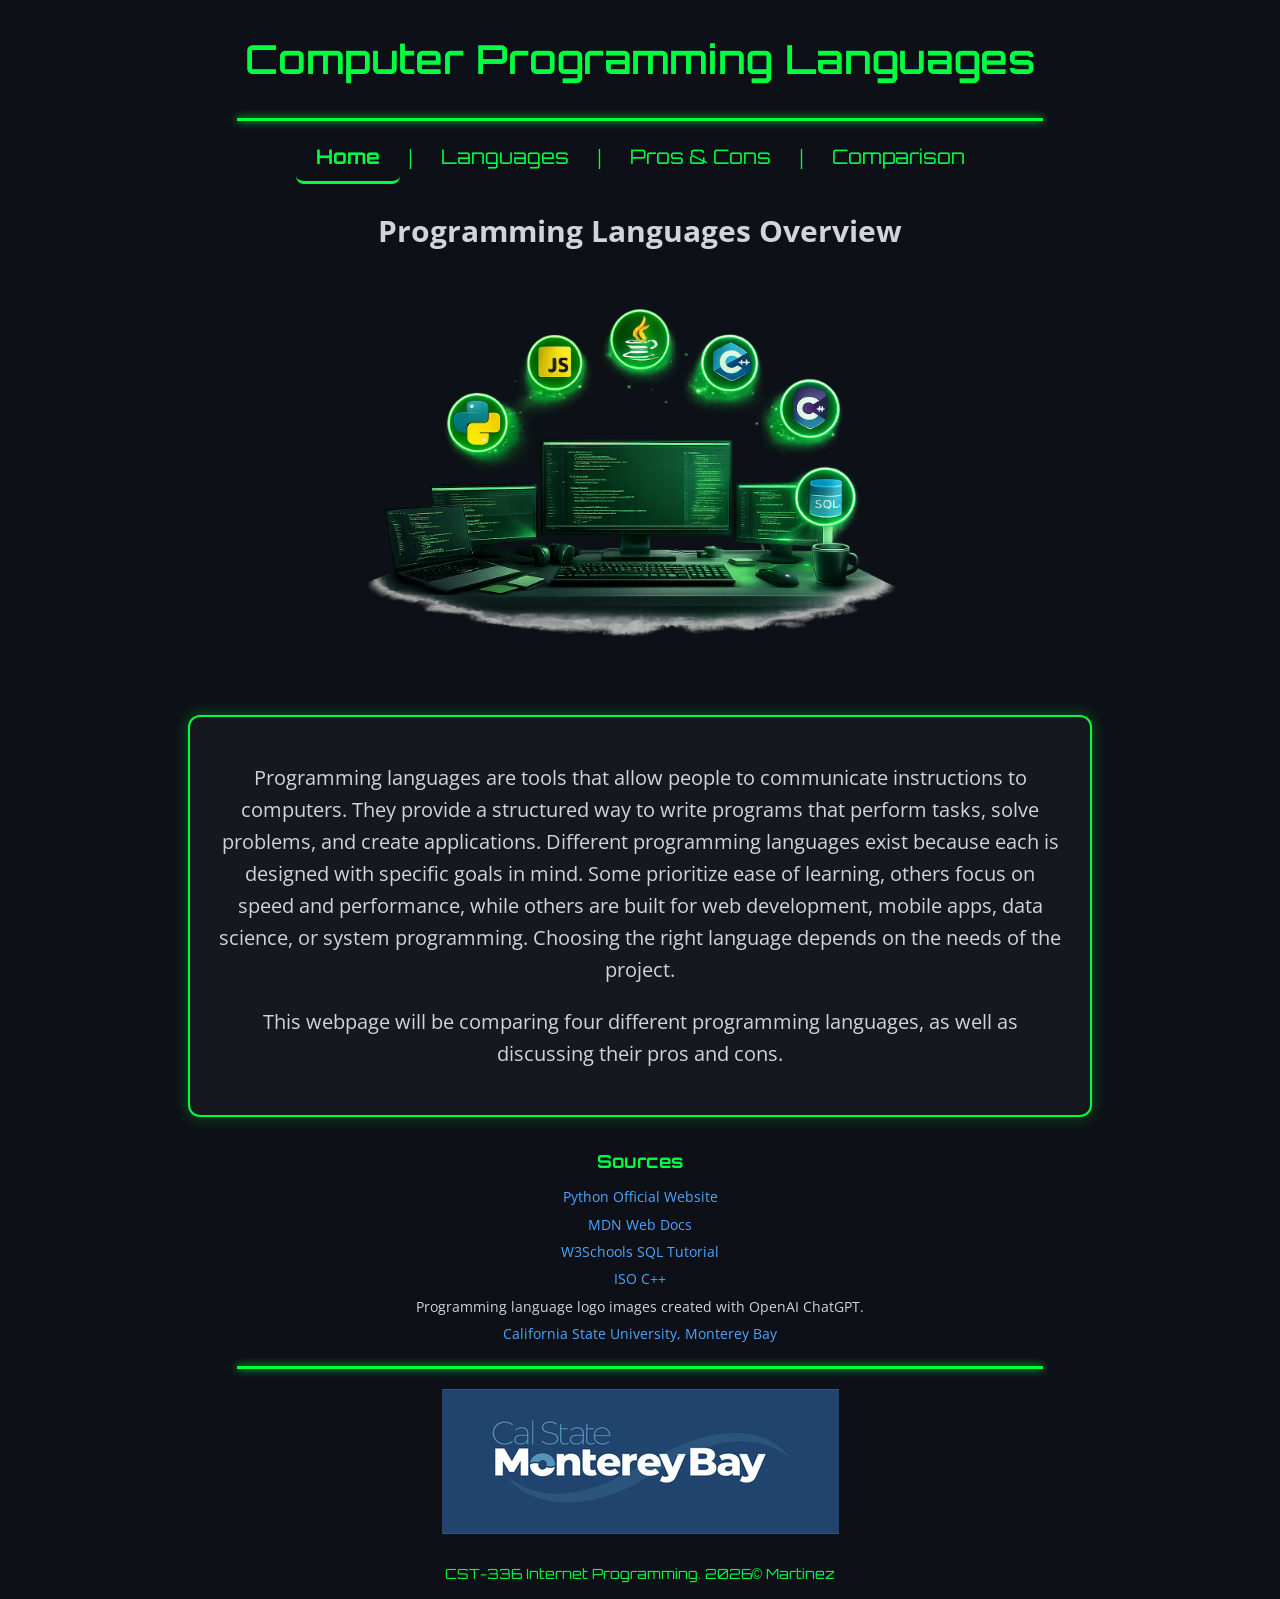
<file: hw1/index.html>
<!DOCTYPE html>
<html lang="en">
    <head>
        <meta charset="UTF-8">
        <meta name="viewport" content="width=device-width, initial-scale=1.0">
        <title>Programming Languages</title>

        <link rel="preconnect" href="https://fonts.googleapis.com">
        <link rel="preconnect" href="https://fonts.gstatic.com" crossorigin>
        <link href="https://fonts.googleapis.com/css2?family=Open+Sans:ital,wght@0,300..800;1,300..800&family=Orbitron:wght@400..900&display=swap" rel="stylesheet">

        <link rel="stylesheet" href="css/styles.css">
    </head>

    <body>

        <h1>Computer Programming Languages</h1>

        <hr>

        <nav>
            <a href="index.html" class="current">Home</a> |
            <a href="languages.html">Languages</a>   |
            <a href="pros-cons.html">Pros & Cons</a> |
            <a href="comparison.html">Comparison</a>
        </nav>

        <div>
            <h2>Programming Languages Overview</h2>
        </div>

        <main>
            <figure>
                <img src="img/index-image.png" 
                alt="Programmer Desk with Floating Programming Languages" 
                class="hero-image">
            </figure>

            <section class="intro-card">
                <p>Programming languages are tools that allow people to communicate instructions to computers. They provide a structured way to write programs that perform tasks, solve problems, and create applications. Different programming languages exist because each is designed with specific goals in mind. Some prioritize ease of learning, others focus on speed and performance, while others are built for web development, mobile apps, data science, or system programming. Choosing the right language depends on the needs of the project.</p>
                <p>This webpage will be comparing four different programming languages, as well as discussing their pros and cons.</p>
            </section>

            <section class="sources">
                <h3>Sources</h3>

                <ul>
                    <li><a href="https://www.python.org/" target="_blank">Python Official Website</a></li>
                    <li><a href="https://developer.mozilla.org/" target="_blank">MDN Web Docs</a></li>
                    <li><a href="https://www.w3schools.com/sql/" target="_blank">W3Schools SQL Tutorial</a></li>
                    <li><a href="https://isocpp.org/" target="_blank">ISO C++</a></li>
                    <li>Programming language logo images created with OpenAI ChatGPT.</li>
                    <li><a href="https://csumb.edu/" target="_blank">California State University, Monterey Bay</a></li>
                </ul>
            </section>

        </main>

        <hr>

        <footer>
            <figure><img src="img/Logo_Primary-Reversed-color_25.jpg" alt="CSUMB Logo Reversed with Color"></figure>
            <p class="footer-text">CST-336 Internet Programming. 2026&copy; Martinez</p>
        </footer>

    </body>

</html>
</file>
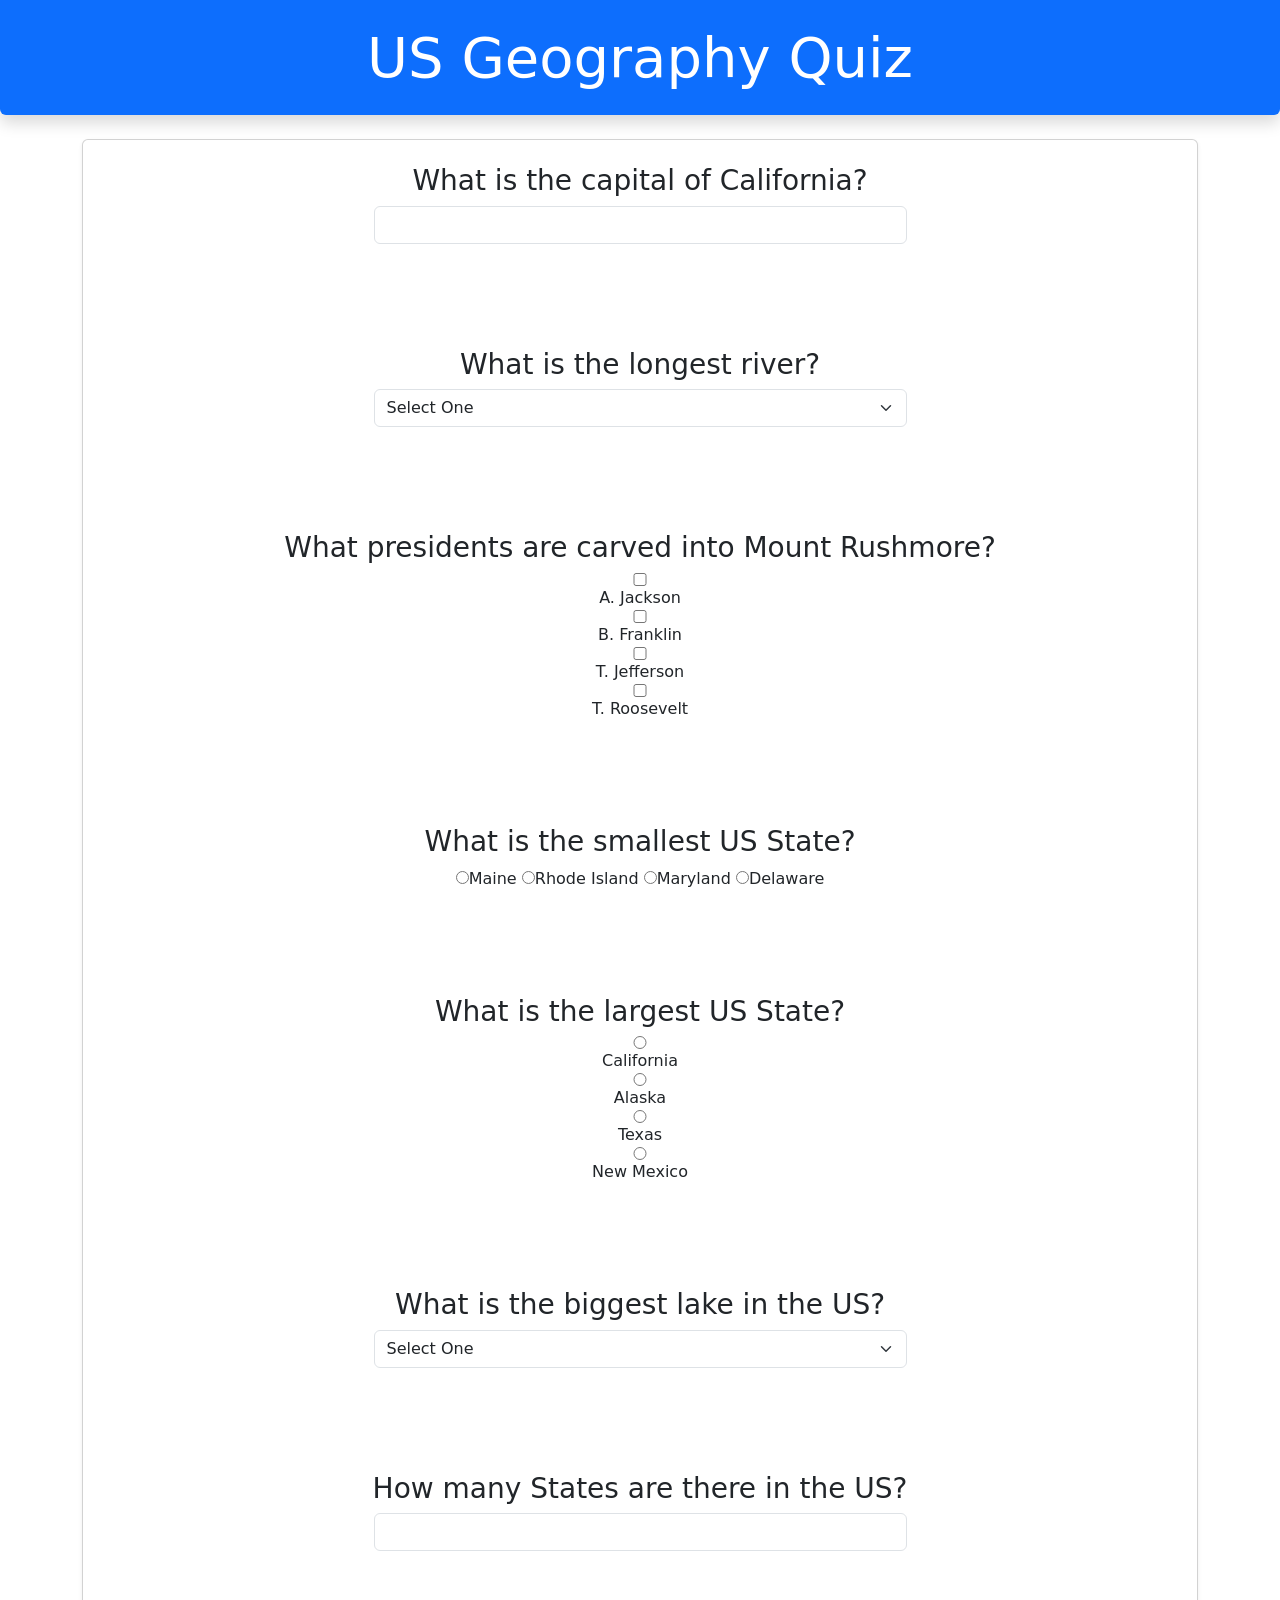
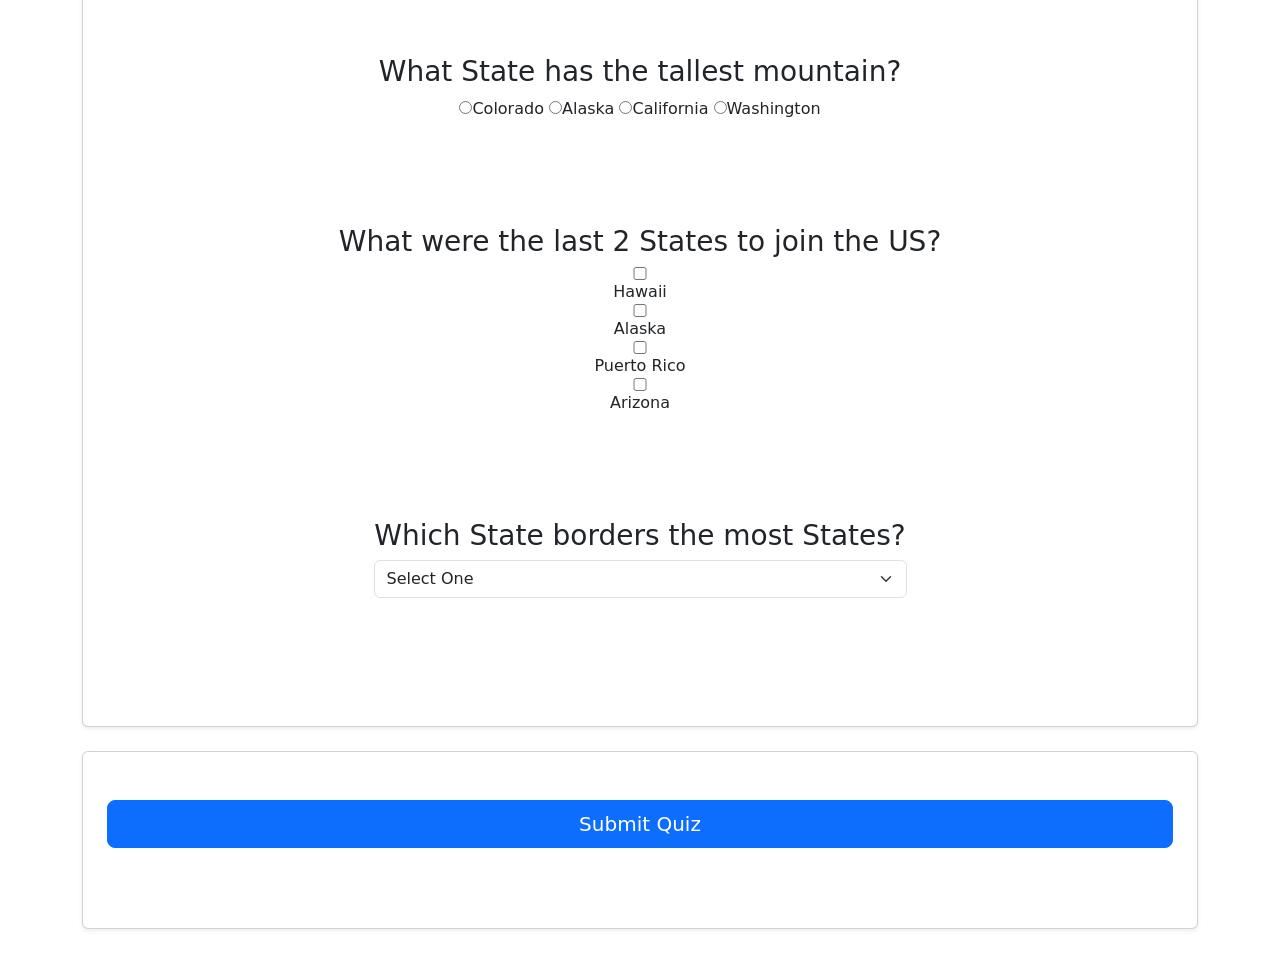
<file: hw2/index.html>
<!DOCTYPE html>
<html lang="en">

    <head>
        <meta charset="UTF-8">
        <meta name="viewport" content="width=device-width, initial-scale=1.0">
        <title>US Geography Quiz</title>
        <link rel="stylesheet" href="https://cdn.jsdelivr.net/npm/bootstrap@5.3.3/dist/css/bootstrap.min.css">
    </head>

    <body class="text-center">

        <h1 class="display-4 p-4 bg-primary text-white rounded-bottom shadow">US Geography Quiz</h1>

        <div class="container mt-4">
            <div class="card shadow-sm p-4">

                <!-- Question 1 Header--> 
                <h3><span id="markImg1"></span>What is the capital of California?</h3>
                <input type="text" id="q1" class="form-control w-50 mx-auto">
                <br><br>
                <div id="q1Feedback" class="fw-bold mt-2"></div>
                <br><br>

                <!-- Question 2 Header--> 
                <h3><span id="markImg2"></span>What is the longest river?</h3>
                <select id="q2" class="form-select w-50 mx-auto">
                    <option value="">Select One</option>
                    <option value="ms">Mississippi</option>
                    <option value="mo">Missouri</option>
                    <option value="co">Colorado</option>
                    <option value="de">Delaware</option>
                </select>
                <br><br>
                <div id="q2Feedback" class="fw-bold mt-2"></div>
                <br><br>

                <!-- Question 3 Header--> 
                <h3><span id="markImg3"></span>What presidents are carved into Mount Rushmore?</h3>
                <input type="checkbox" id="Jackson"> <label for="Jackson">A. Jackson</label>
                <input type="checkbox" id="Franklin"> <label for="Franklin">B. Franklin</label>
                <input type="checkbox" id="Jefferson"> <label for="Jefferson">T. Jefferson</label>
                <input type="checkbox" id="Roosevelt"> <label for="Roosevelt">T. Roosevelt</label>
                <br><br>
                <div id="q3Feedback" class="fw-bold mt-2"></div>
                <br><br>

                <!-- Question 4 Header-->     
                <h3><span id="markImg4"></span>What is the smallest US State?</h3>
                <div id="q4Choices"></div>
                <br><br>
                <div id="q4Feedback" class="fw-bold mt-2"></div>
                <br><br>

                <!-- Question 5 Header-->
                <h3><span id="markImg5"></span>What is the largest US State?</h3>
                <input type="radio" name="q5" id="ca" value="California"> <label for="ca">California</label>
                <input type="radio" name="q5" id="ak" value="Alaska"> <label for="ak">Alaska</label>
                <input type="radio" name="q5" id="tx" value="Texas"> <label for="tx">Texas</label>
                <input type="radio" name="q5" id="nm" value="New Mexico"> <label for="nm">New Mexico</label>
                <br><br>
                <div id="q5Feedback" class="fw-bold mt-2"></div>
                <br><br>

                <!-- Question 6 Header -->
                <h3><span id="markImg6"></span>What is the biggest lake in the US?</h3>
                <select id="q6" class="form-select w-50 mx-auto">
                    <option value="">Select One</option>
                    <option value="le">Lake Erie</option>
                    <option value="lh">Lake Huron</option>
                    <option value="ls">Lake Superior</option>
                    <option value="lm">Lake Michigan</option>
                </select>
                <br><br>
                <div id="q6Feedback" class="fw-bold mt-2"></div>
                <br><br>

                <!-- Question 7 Header--> 
                <h3><span id="markImg7"></span>How many States are there in the US?</h3>
                <input type="text" id="q7" class="form-control w-50 mx-auto">
                <br><br>
                <div id="q7Feedback" class="fw-bold mt-2"></div>
                <br><br>

                <!-- Question 8 Header -->    
                <h3><span id="markImg8"></span>What State has the tallest mountain?</h3>
                <div id="q8Choices"></div>
                <br><br>
                <div id="q8Feedback" class="fw-bold mt-2"></div>
                <br><br>

                <!-- Question 9 Header--> 
                <h3><span id="markImg9"></span>What were the last 2 States to join the US?</h3>
                <input type="checkbox" id="q9Hawaii"> <label for="q9Hawaii">Hawaii</label>
                <input type="checkbox" id="q9Alaska"> <label for="q9Alaska">Alaska</label>
                <input type="checkbox" id="q9PuertoRico"> <label for="q9PuertoRico">Puerto Rico</label>
                <input type="checkbox" id="q9Arizona"> <label for="q9Arizona">Arizona</label>
                <br><br>
                <div id="q9Feedback" class="fw-bold mt-2"></div>
                <br><br>

                <!-- Question 10 Header--> 
                <h3><span id="markImg10"></span>Which State borders the most States?</h3>
                <select id="q10" class="form-select w-50 mx-auto">
                    <option value="">Select One</option>
                    <option value="tn">Tennessee</option>
                    <option value="mo">Missouri</option>
                    <option value="ky">Kentucky</option>
                    <option value="co">Colorado</option>
                    <option value="ut">Utah</option>
                </select>
                <br><br>
                <div id="q10Feedback" class="fw-bold mt-2"></div>
                <br><br>

            </div>
        </div>

        <!-- Final Results -->
         <div class="container mt-4 mb-5">
            <div class="card shadow-sm p-4">

                <h3 id="validationFdbk" class="bg-danger text-white"></h3>
                <button class="btn btn-primary btn-lg mt-3 px-5">Submit Quiz</button>
                <br>
                <h2 id="totalScore" class="text-info"></h2>
                <h3 id="congratsMessage"></h3>
                <p><span id="totalAttempts" class="badge bg-secondary fs-6"></span></p>

            </div>
        </div>

        <script src="js/script.js"></script>
    </body>

</html>
</file>
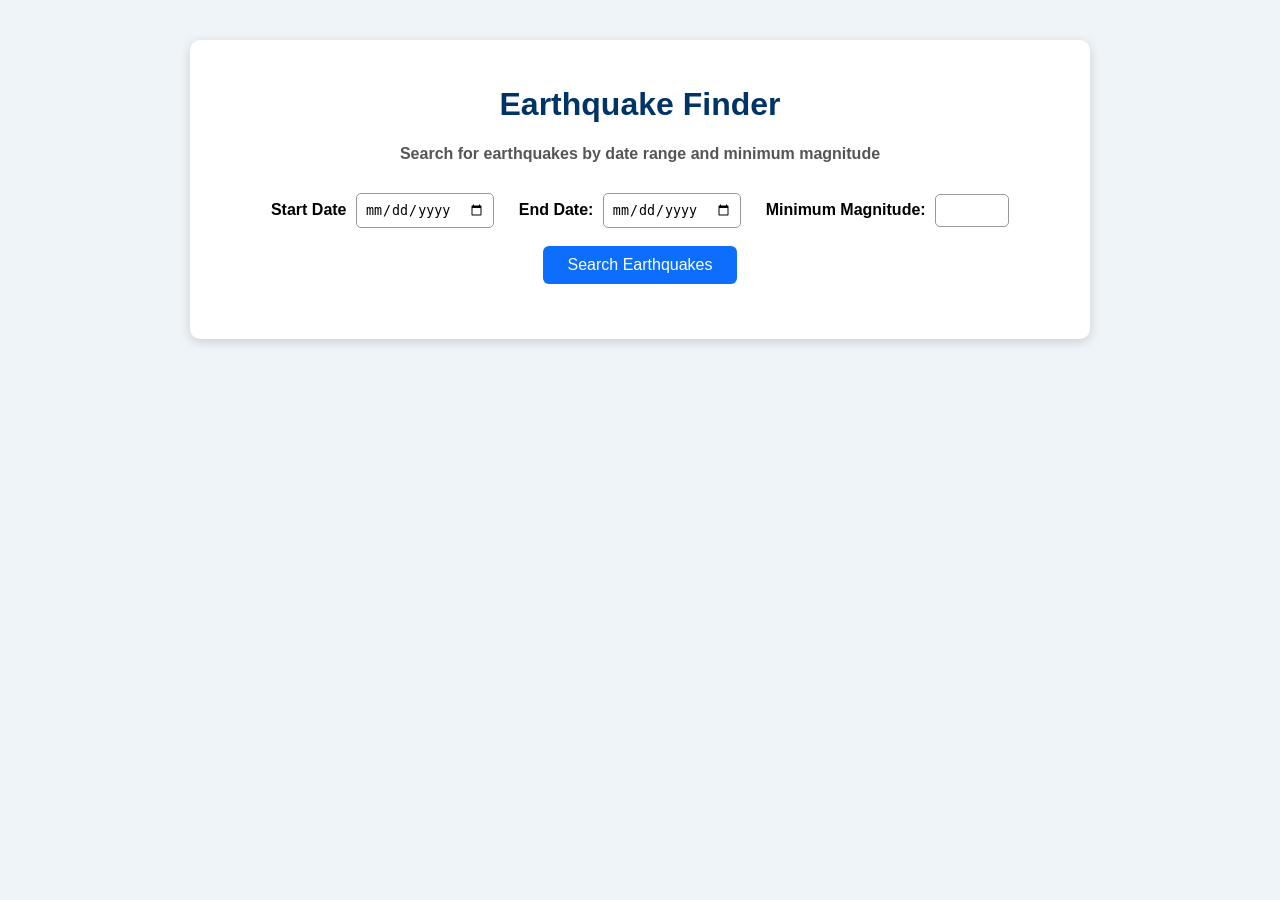
<file: hw3/index.html>
<!DOCTYPE html>
<html lang="en">

    <head>

        <meta charset="UTF-8">
        <meta name="viewport" content="width=device-width, initial-scale=1.0">
        <title>HW 3: Fetch and Web APIs</title>

        <link rel="stylesheet" href="css/styles.css">
        <script src="js/script.js" defer></script>

    </head>

    <body>

        <form>

        <!-- Web Page Title Header -->
        <h1>Earthquake Finder</h1>

        <!-- User Instructions -->
        <h4>Search for earthquakes by date range and minimum magnitude</h4>

        <!-- Start Date Input -->
        <label>Start Date
            <input type="date" id="startDate" name="startDate">
        </label>

        <!-- End Date Input -->
        <label>End Date:
            <input type="date" id="endDate" name="endDate">
        </label>

        <!-- Minimum Magnitude Input -->
        <label>Minimum Magnitude:
            <input type="number" id="minMag" name="minMag" min="0" max="10" step="0.1">
        </label>

        <!-- Button -->
        <br><br>
        <button type="submit" id="searchButton">Search Earthquakes</button>

        <!-- Result -->
        <div id="results"></div>

        </form>
        
    </body>

</html>
</file>
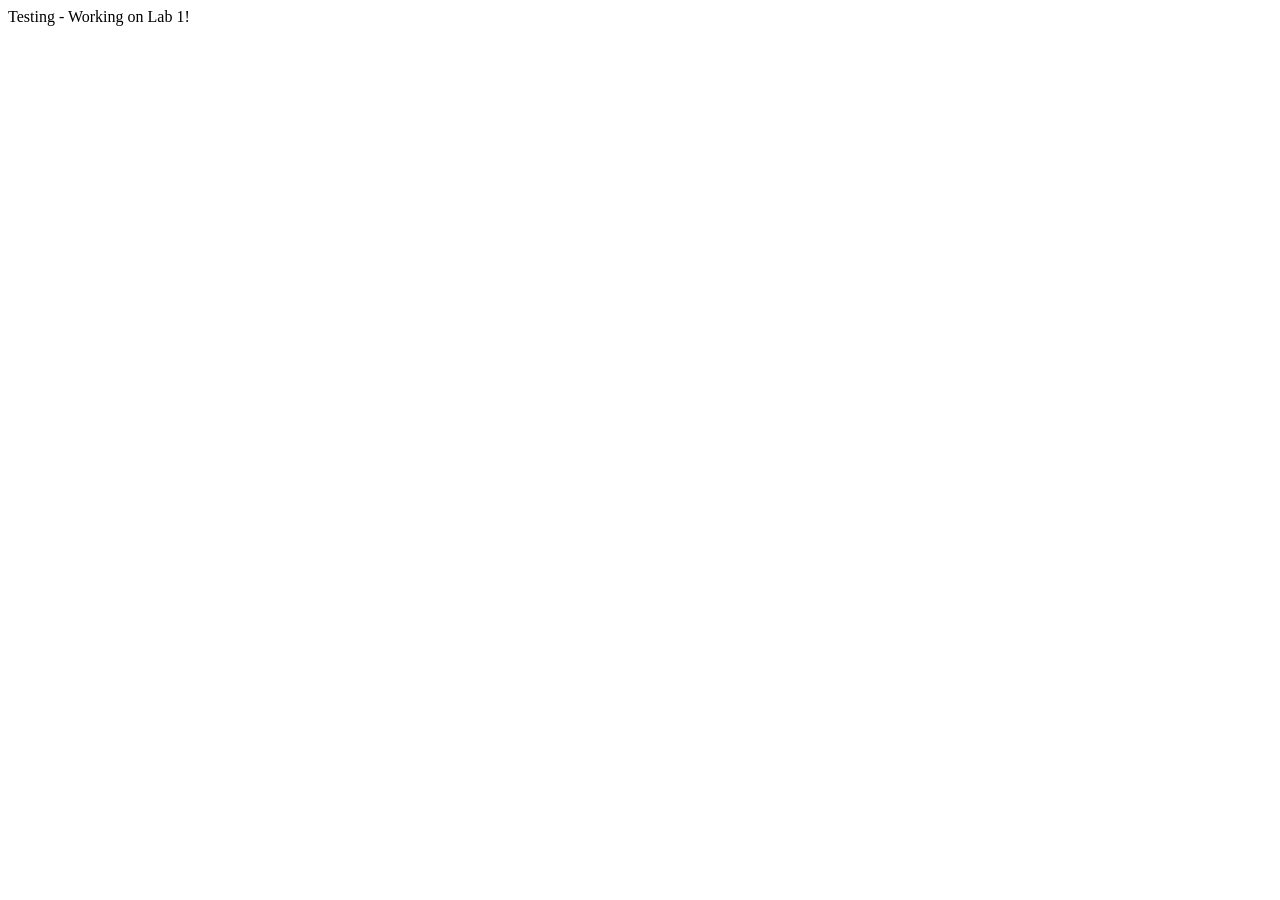
<file: lab1/index.html>
<!DOCTYPE html>
<html lang="en">
<head>
    <meta charset="UTF-8">
    <meta name="viewport" content="width=device-width, initial-scale=1.0">
    <title>Document</title>
</head>
<body>
    Testing - Working on Lab 1!
    
</body>
</html>
</file>
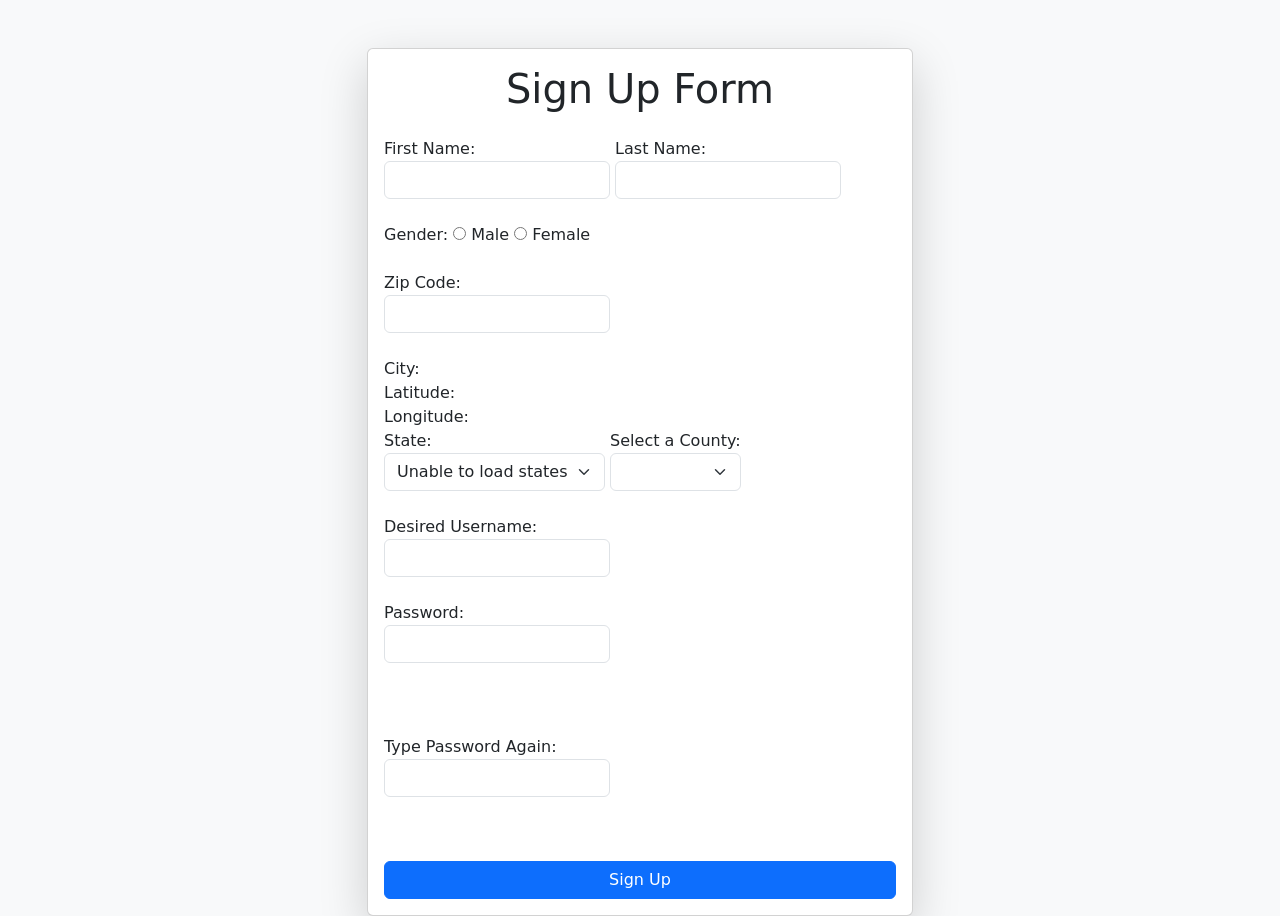
<file: lab3/index.html>
<!DOCTYPE html>
<html>
    <head>
        <meta charset="utf-8">
        <title> Sign Up Page </title>
        <link href="https://cdn.jsdelivr.net/npm/bootstrap@5.3.7/dist/css/bootstrap.min.css" rel="stylesheet">
    </head>

    <body class="bg-light">
        <div class="container mt-5">
            <div class="row justify-content-center">
                <div class="col-md-8 col-lg-6">

                    <div class="card shadow-lg">
                        <div class="card-body">

                            <h1 class="text-center mb-4">Sign Up Form</h1>
                            <form id="signupForm" action="welcome.html">
                                <label> First Name:
                                    <input type="text" id="fName" name="fName" class="form-control"><br>
                                </label>

                                <label>Last Name:
                                    <input type="text" id="lName" name="lName" class="form-control"><br>
                                </label><br>

                                Gender:
                                <label><input type="radio" name="gender" value="m"> Male</label>
                                <label><input type="radio" name="gender" value="f"> Female</label><br><br>

                                <label>Zip Code:
                                    <input type="text" id="zip" name="zip" class="form-control"><br>
                                </label><br>

                                City: <span id="city"></span><br>
                                Latitude: <span id="latitude"></span><br>
                                Longitude: <span id="longitude"></span><br>

                                <label>State:
                                    <select id="state" name="state" class="form-select">
                                        <option value="">Loading States...</option>
                                    </select><br>
                                </label>

                                <label>Select a County:
                                    <select id="county" name="county" class="form-select"></select><br>
                                </label>
                                <br>

                                <label>Desired Username:
                                    <input type="text" id="username" name="username" class="form-control">
                                </label>
                                <span id="usernameError" class="fw-bold"></span><br><br>

                                <label>Password:
                                    <input type="password" id="password" name="password" class="form-control"><br>
                                </label><br>
                        
                                <span id="suggestedPassword" class="fw-bold"></span><br><br>

                                <label>Type Password Again:
                                    <input type="password" id="passwordAgain" name="passwordAgain" class="form-control"><br>
                                </label>
                                <br>
                                <span id="passwordError" class="fw-bold"></span><br>

                                <button class="btn btn-primary w-100 mt-3">Sign Up</button>
                            </form>

                        </div>
                    </div>

                </div>
            </div>
        </div>

        <script src="js/script.js"></script>
        
    </body>
</html>
</file>
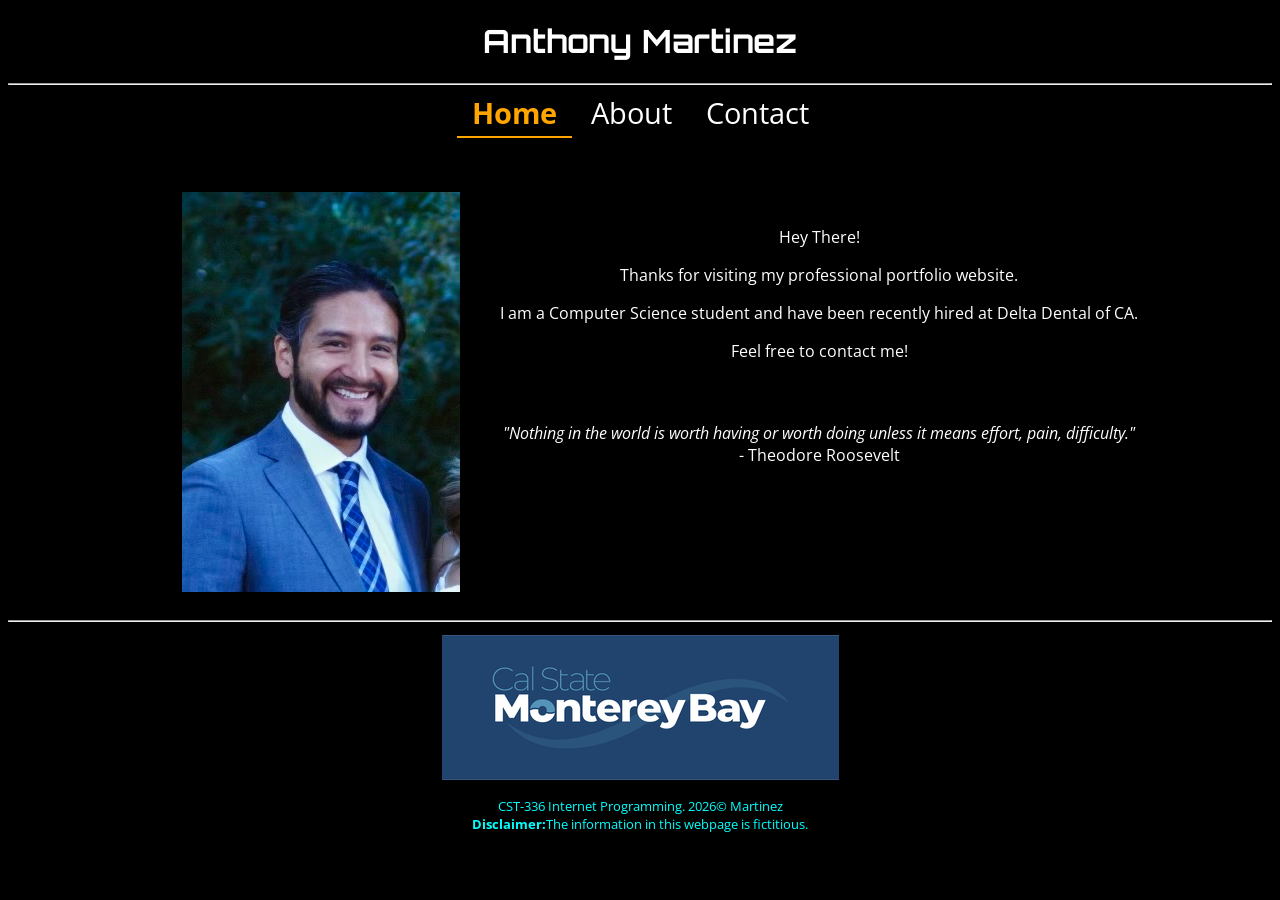
<file: lab1/portfolio_base/index.html>
<!DOCTYPE html>
<html>

    <head>
        <!-- 
          This is the head section. 
          It includes optional information about the web page (author, date, etc)
          It must include the charater set and the title
        -->
        
        <meta charset="UTC-8">
        <title> Anthony Martinez: Portfolio </title>

        <link rel="preconnect" href="https://fonts.googleapis.com">
        <link rel="preconnect" href="https://fonts.gstatic.com" crossorigin>
        <link href="https://fonts.googleapis.com/css2?family=Open+Sans:ital,wght@0,300..800;1,300..800&display=swap" rel="stylesheet">

        <link rel="preconnect" href="https://fonts.googleapis.com">
        <link rel="preconnect" href="https://fonts.gstatic.com" crossorigin>
        <link href="https://fonts.googleapis.com/css2?family=Open+Sans:ital,wght@0,300..800;1,300..800&family=Orbitron:wght@400..900&display=swap" rel="stylesheet">

        <link href="css/styles.css" rel="stylesheet">

        <!-- <style>
            body {
                background-color: #000066 !important;
            }
        </style> -->

    </head>

    <body>
        <header>
            <h1>
                <span class="name">Anthony Martinez</span>
            </h1>
        </header>
        <hr>            <!-- Creates a separating line -->
        <nav>
            <a href="index.html" class="current">Home</a>
            <a href="about.html">About</a>
            <a href="contact.html">Contact</a>
        </nav>
        
        <br><br>
        <main>
            <figure>
                <img src="img/Anthony_Martinez_Photo.jpeg" alt="Picture of Anthony Martinez"> 
            </figure>

            <div id="index-body-main-div-blurb">
                Hey There! <br />
                <p>Thanks for visiting my professional portfolio website.</p>

                <p>I am a Computer Science student and have been recently hired at Delta Dental of CA.</p>

                <p>Feel free to contact me!</p>

                <br><br>

                <em>"Nothing in the world is worth having or worth doing unless it means effort, pain, difficulty."</em>
                <br>
                - Theodore Roosevelt
            </div>
        
        </main>

        <footer>
             <!-- Your last name and year here in ALL assignments -->
            <hr>
            <figure>
                <img src="img/Logo_Primary-Reversed-color_25.jpg" alt="CSUMB Logo Reversed with Color">
            </figure>
            CST-336 Internet Programming. 2026&copy; Martinez <br>
            <strong>Disclaimer:</strong>The information in this webpage is fictitious. <br>
        </footer>
        
    </body>

</html>
</file>
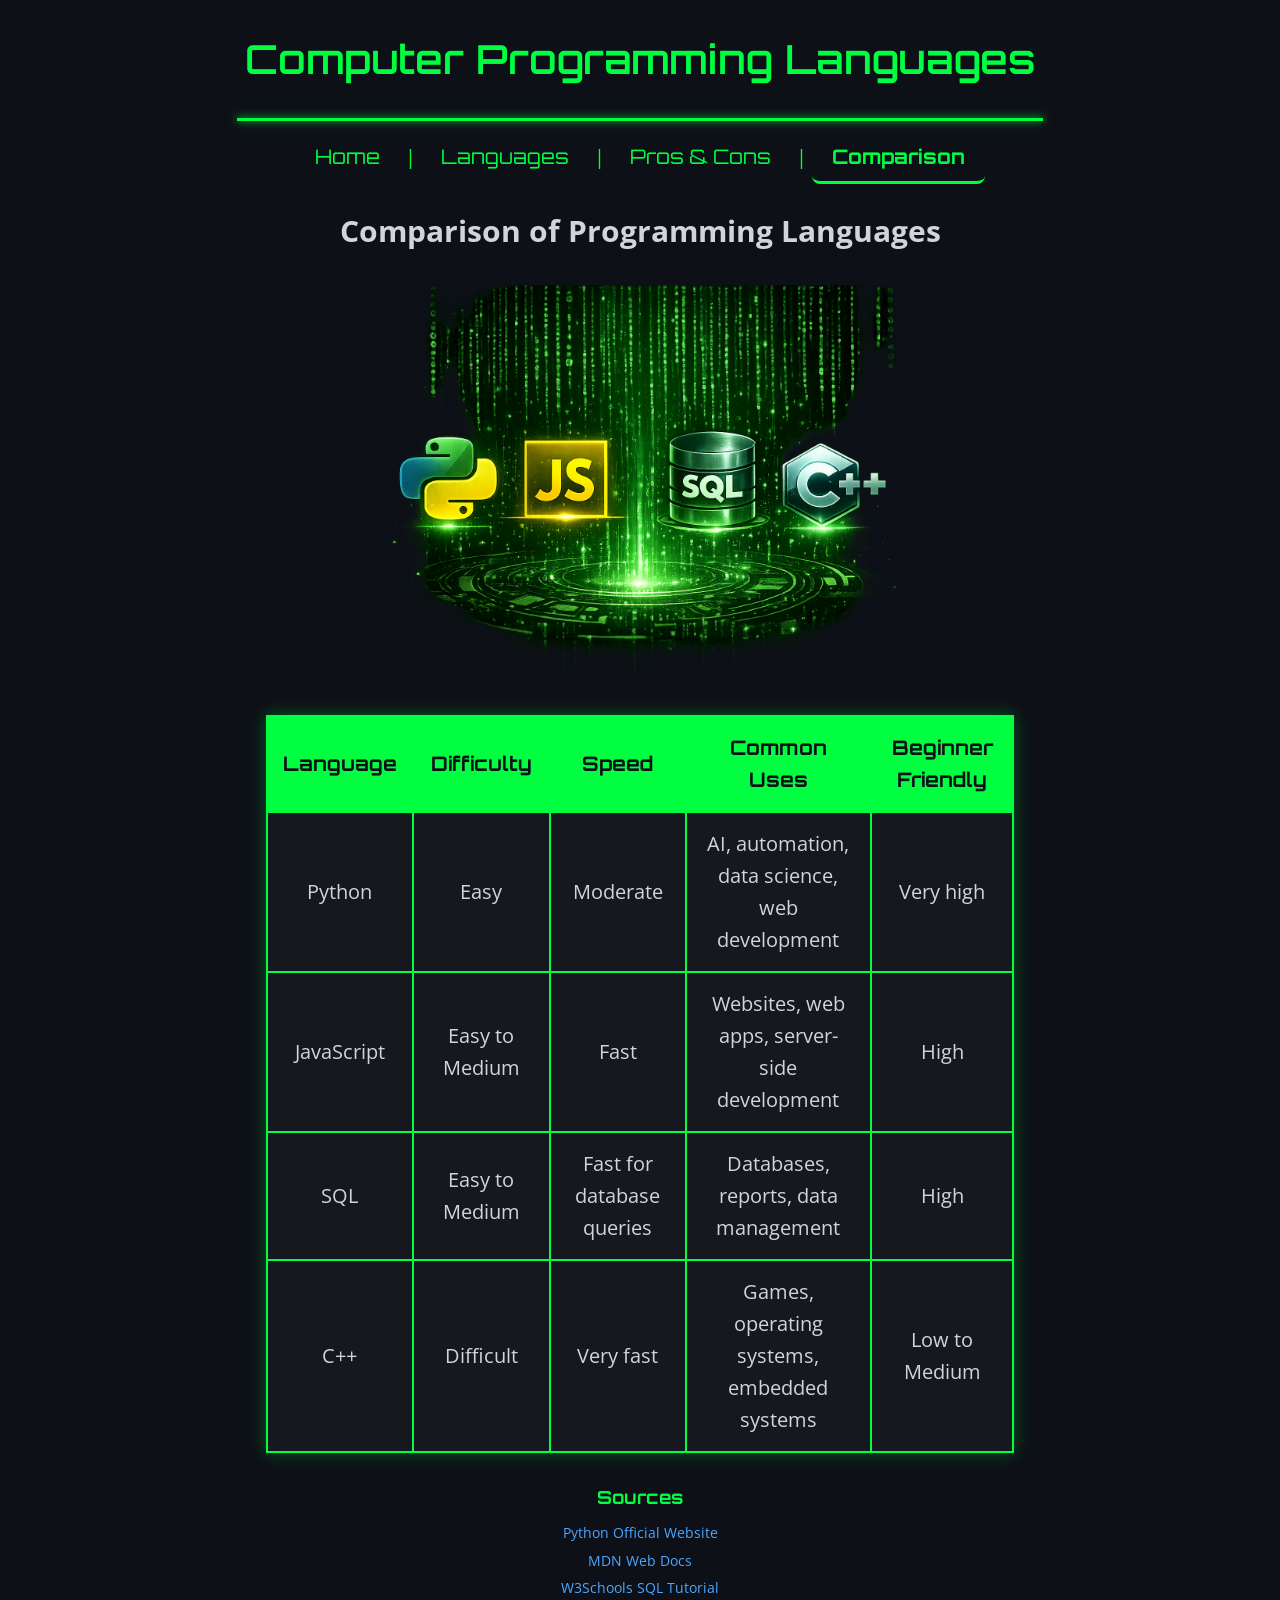
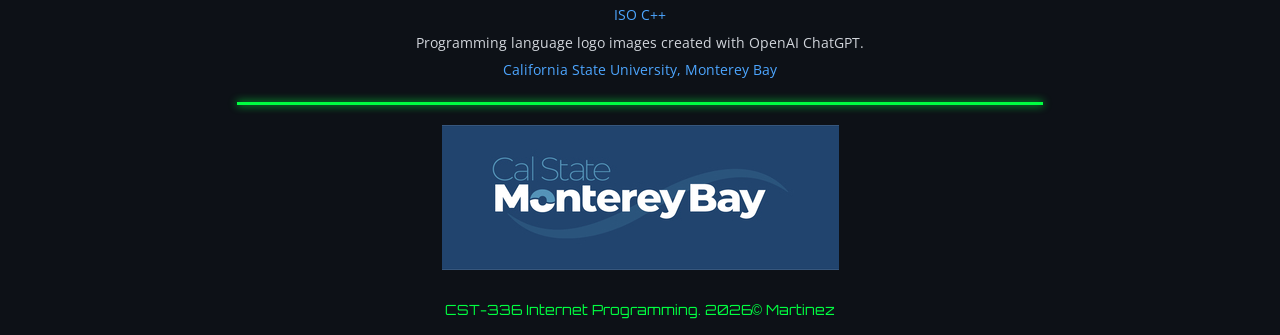
<file: hw1/comparison.html>
<!DOCTYPE html>
<html lang="en">
    <head>
        <meta charset="UTF-8">
        <meta name="viewport" content="width=device-width, initial-scale=1.0">
        <title>Programming Languages</title>

        <link rel="preconnect" href="https://fonts.googleapis.com">
        <link rel="preconnect" href="https://fonts.gstatic.com" crossorigin>
        <link href="https://fonts.googleapis.com/css2?family=Open+Sans:ital,wght@0,300..800;1,300..800&family=Orbitron:wght@400..900&display=swap" rel="stylesheet">

        <link rel="stylesheet" href="css/styles.css">
    </head>

    <body>

        <h1>Computer Programming Languages</h1>

        <hr>

        <nav>
            <a href="index.html">Home</a> |
            <a href="languages.html">Languages</a>   |
            <a href="pros-cons.html">Pros & Cons</a> |
            <a href="comparison.html" class="current">Comparison</a>
        </nav>

        <main>
            
            <h2>Comparison of Programming Languages</h2>

            <figure>
                <img src="img/comparison-logo.png" 
                alt="Comparison of Programming Languages" 
                class="hero-image">
            </figure>

            <table class="comparison-table">
                <tr>
                    <th>Language</th>
                    <th>Difficulty</th>
                    <th>Speed</th>
                    <th>Common Uses</th>
                    <th>Beginner Friendly</th>
                </tr>

                <tr>
                    <td>Python</td>
                    <td>Easy</td>
                    <td>Moderate</td>
                    <td>AI, automation, data science, web development</td>
                    <td>Very high</td>
                </tr>

                <tr>
                    <td>JavaScript</td>
                    <td>Easy to Medium</td>
                    <td>Fast</td>
                    <td>Websites, web apps, server-side development</td>
                    <td>High</td>
                </tr>

                <tr>
                    <td>SQL</td>
                    <td>Easy to Medium</td>
                    <td>Fast for database queries</td>
                    <td>Databases, reports, data management</td>
                    <td>High</td>
                </tr>

                <tr>
                    <td>C++</td>
                    <td>Difficult</td>
                    <td>Very fast</td>
                    <td>Games, operating systems, embedded systems</td>
                    <td>Low to Medium</td>
                </tr>
            </table>

            <section class="sources">
                <h3>Sources</h3>

                <ul>
                    <li><a href="https://www.python.org/" target="_blank">Python Official Website</a></li>
                    <li><a href="https://developer.mozilla.org/" target="_blank">MDN Web Docs</a></li>
                    <li><a href="https://www.w3schools.com/sql/" target="_blank">W3Schools SQL Tutorial</a></li>
                    <li><a href="https://isocpp.org/" target="_blank">ISO C++</a></li>
                    <li>Programming language logo images created with OpenAI ChatGPT.</li>
                    <li><a href="https://csumb.edu/" target="_blank">California State University, Monterey Bay</a></li>
                </ul>
            </section>

        </main>

        <hr>

        <footer>
            <figure><img src="img/Logo_Primary-Reversed-color_25.jpg" alt="CSUMB Logo Reversed with Color"></figure>
            <p class="footer-text">CST-336 Internet Programming. 2026&copy; Martinez</p>
        </footer>

    </body>

</html>
</file>
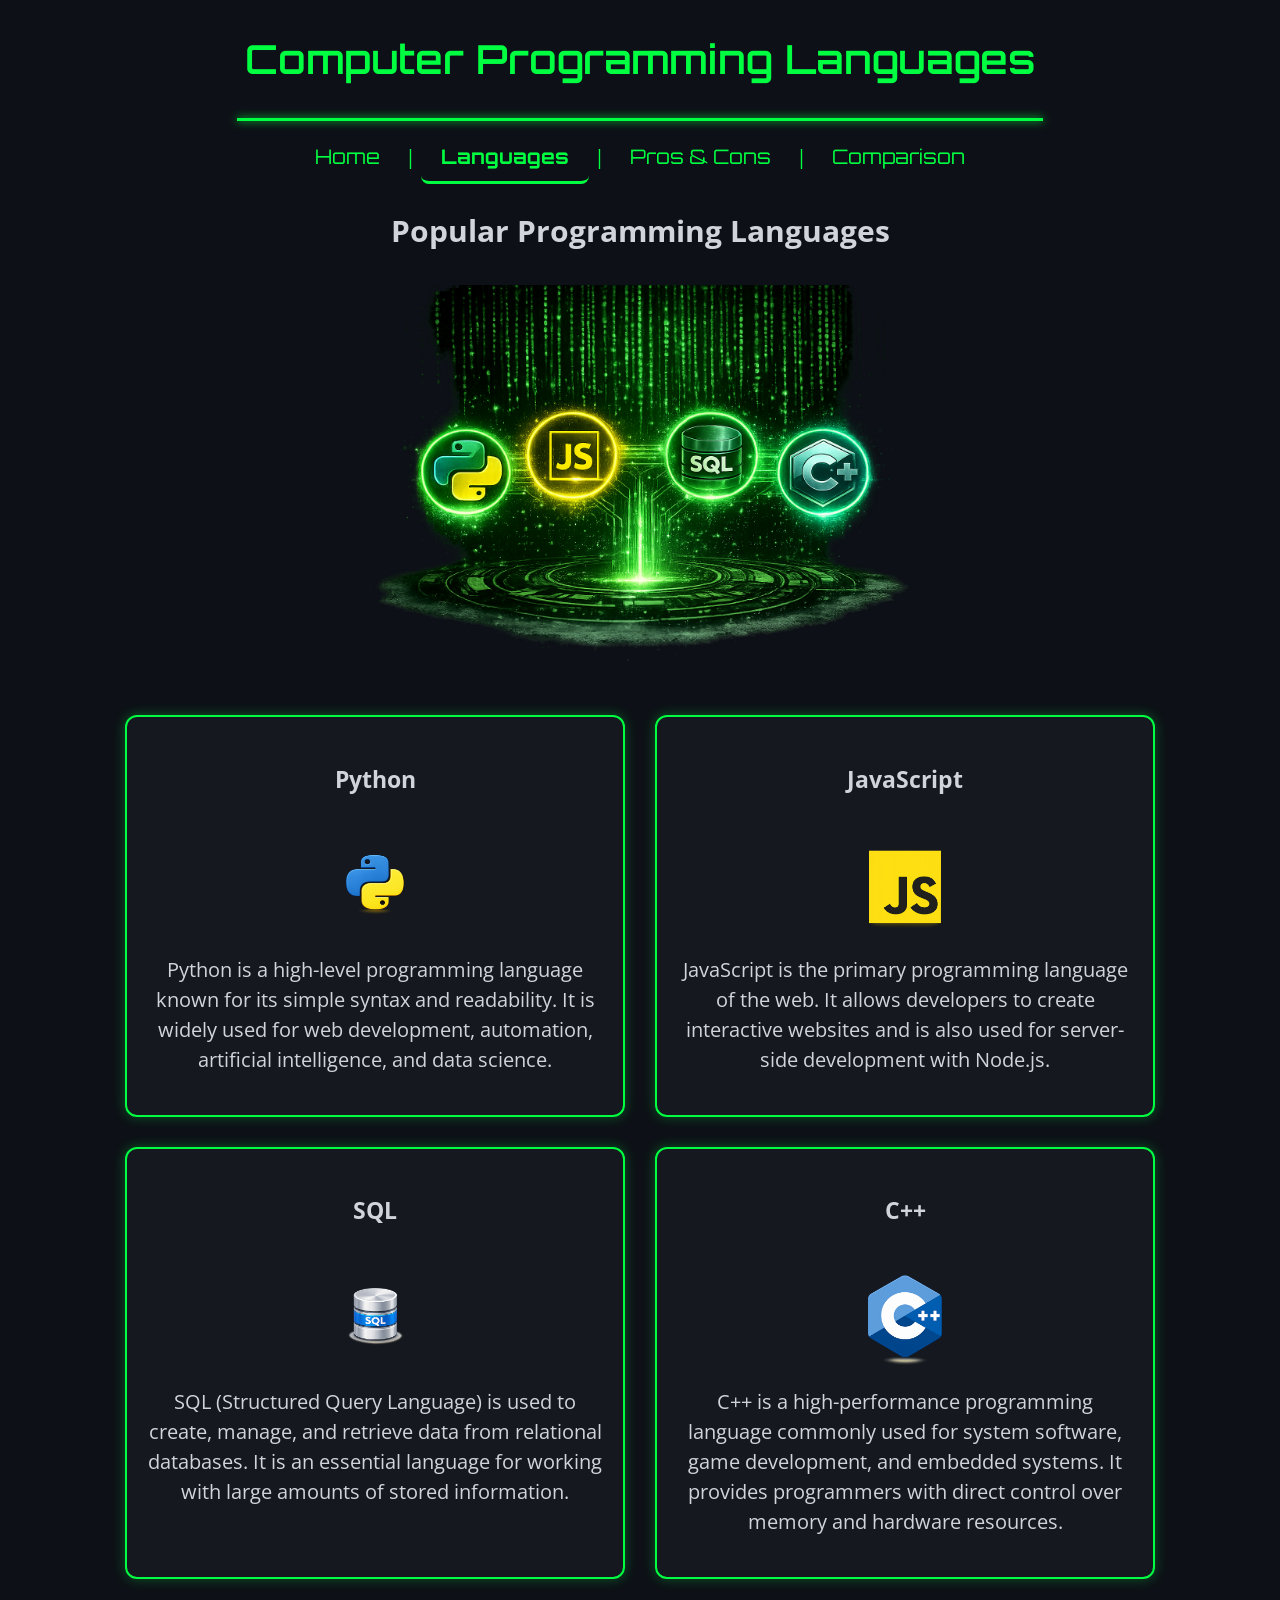
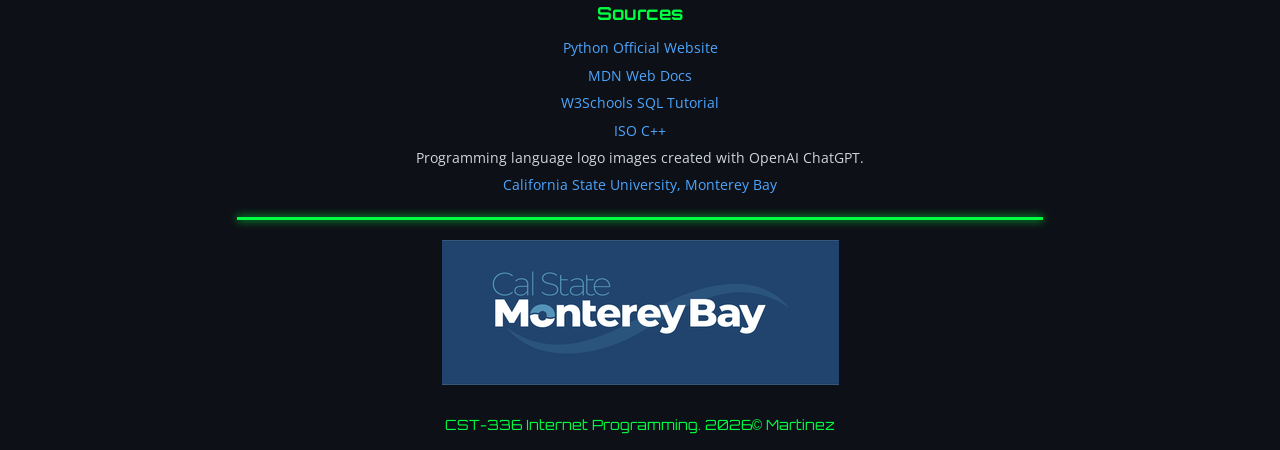
<file: hw1/languages.html>
<!DOCTYPE html>
<html lang="en">
    <head>
        <meta charset="UTF-8">
        <meta name="viewport" content="width=device-width, initial-scale=1.0">
        <title>Programming Languages</title>

        <link rel="preconnect" href="https://fonts.googleapis.com">
        <link rel="preconnect" href="https://fonts.gstatic.com" crossorigin>
        <link href="https://fonts.googleapis.com/css2?family=Open+Sans:ital,wght@0,300..800;1,300..800&family=Orbitron:wght@400..900&display=swap" rel="stylesheet">

        <link rel="stylesheet" href="css/styles.css">
    </head>

    <body>

        <h1>Computer Programming Languages</h1>

        <hr>

        <nav>
            <a href="index.html">Home</a> |
            <a href="languages.html" class="current">Languages</a>   |
            <a href="pros-cons.html">Pros & Cons</a> |
            <a href="comparison.html">Comparison</a>
        </nav>

        <main>
            <h2>Popular Programming Languages</h2>

            <figure>
                <img src="img/languages-image.png" 
                alt="Popular Programming Languages" 
                class="hero-image">
            </figure>

            <section class="language-grid">

                <article class="language-card">
                    <h3>Python</h3>
                    <figure>
                        <img src="img/python.png" 
                        alt="Python Logo">
                    </figure>

                    <p>Python is a high-level programming language known for its simple syntax and readability. It is widely used for web development, automation, artificial intelligence, and data science.</p>

                </article>

                <article class="language-card">
                    <h3>JavaScript</h3>
                    <figure>
                        <img src="img/javascript.png" 
                        alt="JavaScript Logo">
                    </figure>

                    <p>JavaScript is the primary programming language of the web. It allows developers to create interactive websites and is also used for server-side development with Node.js.</p>
                </article>

                <article class="language-card">
                    <h3>SQL</h3>
                    <figure>
                        <img src="img/sql.png" 
                        alt="SQL Logo">
                    </figure>

                    <p>SQL (Structured Query Language) is used to create, manage, and retrieve data from relational databases. It is an essential language for working with large amounts of stored information.</p>
                </article>

                <article class="language-card">
                    <h3>C++</h3>
                    <figure>
                        <img src="img/C++.png" 
                        alt="C++ Logo">

                        <p>C++ is a high-performance programming language commonly used for system software, game development, and embedded systems. It provides programmers with direct control over memory and hardware resources.</p>
                    </figure>
                </article>

            </section>

            <section class="sources">
                <h3>Sources</h3>

                <ul>
                    <li><a href="https://www.python.org/" target="_blank">Python Official Website</a></li>
                    <li><a href="https://developer.mozilla.org/" target="_blank">MDN Web Docs</a></li>
                    <li><a href="https://www.w3schools.com/sql/" target="_blank">W3Schools SQL Tutorial</a></li>
                    <li><a href="https://isocpp.org/" target="_blank">ISO C++</a></li>
                    <li>Programming language logo images created with OpenAI ChatGPT.</li>
                    <li><a href="https://csumb.edu/" target="_blank">California State University, Monterey Bay</a></li>
                </ul>
            </section>

        </main>

        <hr>

        <footer>
            <figure><img src="img/Logo_Primary-Reversed-color_25.jpg" alt="CSUMB Logo Reversed with Color"></figure>
            <p class="footer-text">CST-336 Internet Programming. 2026&copy; Martinez</p>
        </footer>

    </body>

</html>
</file>
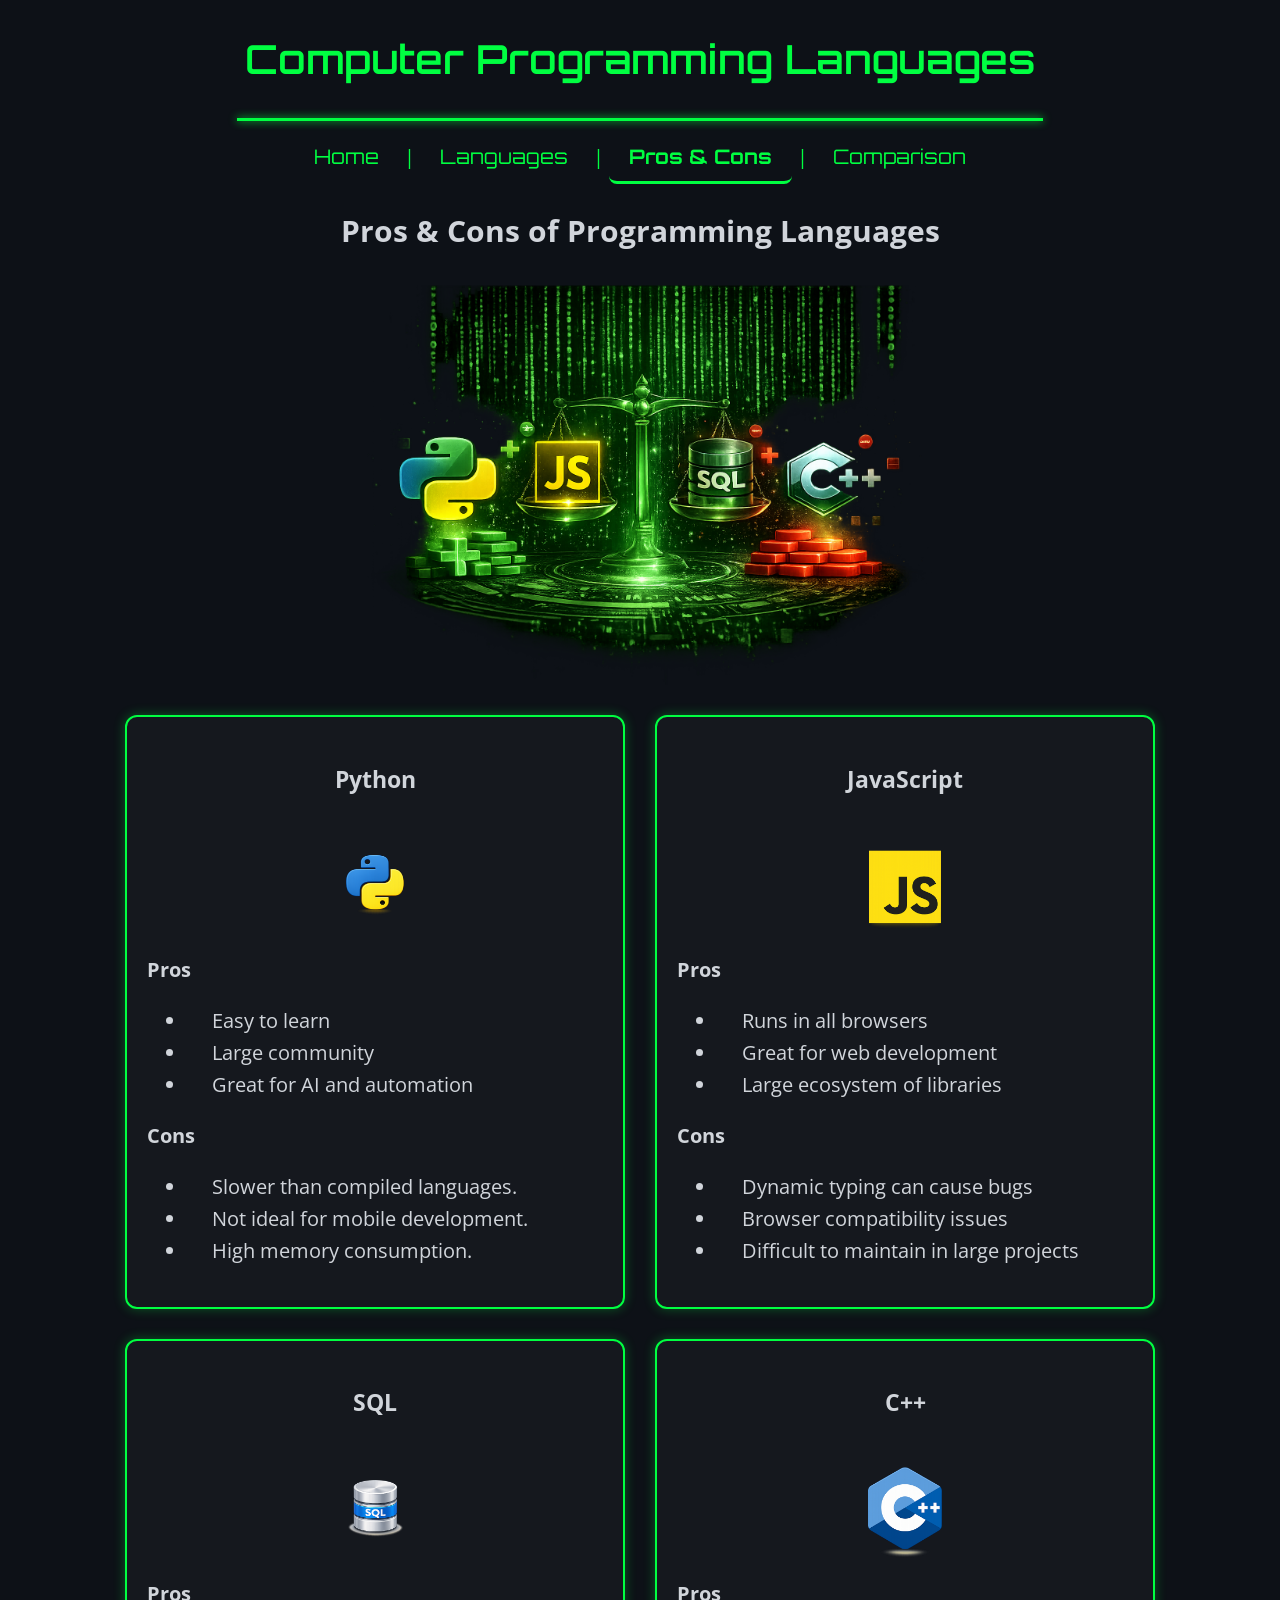
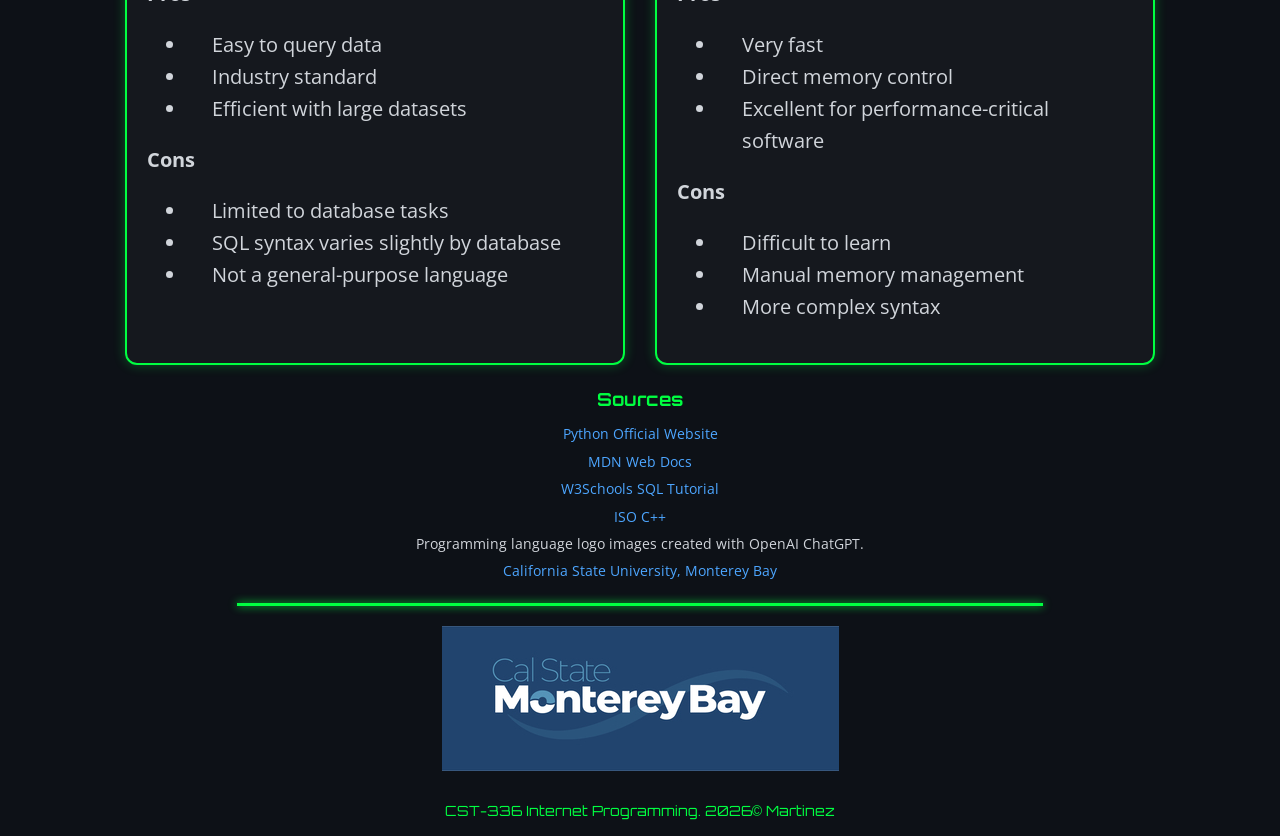
<file: hw1/pros-cons.html>
<!DOCTYPE html>
<html lang="en">
    <head>
        <meta charset="UTF-8">
        <meta name="viewport" content="width=device-width, initial-scale=1.0">
        <title>Programming Languages</title>

        <link rel="preconnect" href="https://fonts.googleapis.com">
        <link rel="preconnect" href="https://fonts.gstatic.com" crossorigin>
        <link href="https://fonts.googleapis.com/css2?family=Open+Sans:ital,wght@0,300..800;1,300..800&family=Orbitron:wght@400..900&display=swap" rel="stylesheet">

        <link rel="stylesheet" href="css/styles.css">
    </head>

    <body>

        <h1>Computer Programming Languages</h1>

        <hr>

        <nav>
            <a href="index.html">Home</a> |
            <a href="languages.html">Languages</a>   |
            <a href="pros-cons.html" class="current">Pros & Cons</a> |
            <a href="comparison.html">Comparison</a>
        </nav>

        <main>

            <h2>Pros & Cons of Programming Languages</h2>

            <figure>
                <img src="img/pros-cons-image.png" 
                alt="Pros & Cons of Programming Languages" 
                class="hero-image">
            </figure>

            <section class="language-grid">

                <article class="language-card">
                    <h3>Python</h3>
                    <figure>
                        <img src="img/python.png" 
                        alt="Python Logo">
                    </figure>

                    <p class="pros-cons-text">Pros</p>
                    <ul>
                        <li>Easy to learn</li>
                        <li>Large community</li>
                        <li>Great for AI and automation</li>
                    </ul>
                    <p class="pros-cons-text">Cons</p>
                    <ul>
                        <li>Slower than compiled languages.</li>
                        <li>Not ideal for mobile development.</li>
                        <li>High memory consumption.</li>
                    </ul>
                </article>

                <article class="language-card">
                    <h3>JavaScript</h3>
                    <figure>
                        <img src="img/javascript.png" 
                        alt="JavaScript Logo">
                    </figure>

                    <p class="pros-cons-text">Pros</p>
                    <ul>
                        <li>Runs in all browsers</li>
                        <li>Great for web development</li>
                        <li>Large ecosystem of libraries</li>
                    </ul>
                    <p class="pros-cons-text">Cons</p>
                    <ul>
                        <li>Dynamic typing can cause bugs</li>
                        <li>Browser compatibility issues</li>
                        <li>Difficult to maintain in large projects</li>
                    </ul>
                </article>

                <article class="language-card">
                    <h3>SQL</h3>
                    <figure>
                        <img src="img/sql.png" 
                        alt="SQL Logo">
                    </figure>

                    <p class="pros-cons-text">Pros</p>
                    <ul>
                        <li>Easy to query data</li>
                        <li>Industry standard</li>
                        <li>Efficient with large datasets</li>
                    </ul>
                    <p class="pros-cons-text">Cons</p>
                    <ul>
                        <li>Limited to database tasks</li>
                        <li>SQL syntax varies slightly by database</li>
                        <li>Not a general-purpose language</li>
                    </ul>

                </article>

                <article class="language-card">
                    <h3>C++</h3>
                    <figure>
                        <img src="img/C++.png" 
                        alt="C++ Logo">
                    </figure>

                                        <p class="pros-cons-text">Pros</p>
                    <ul>
                        <li>Very fast</li>
                        <li>Direct memory control</li>
                        <li>Excellent for performance-critical software</li>
                    </ul>
                    <p class="pros-cons-text">Cons</p>
                    <ul>
                        <li>Difficult to learn</li>
                        <li>Manual memory management</li>
                        <li>More complex syntax</li>
                    </ul>

                </article>

            </section>

            <section class="sources">
                <h3>Sources</h3>

                <ul>
                    <li><a href="https://www.python.org/" target="_blank">Python Official Website</a></li>
                    <li><a href="https://developer.mozilla.org/" target="_blank">MDN Web Docs</a></li>
                    <li><a href="https://www.w3schools.com/sql/" target="_blank">W3Schools SQL Tutorial</a></li>
                    <li><a href="https://isocpp.org/" target="_blank">ISO C++</a></li>
                    <li>Programming language logo images created with OpenAI ChatGPT.</li>
                    <li><a href="https://csumb.edu/" target="_blank">California State University, Monterey Bay</a></li>
                </ul>
            </section>

        </main>

        <hr>

        <footer>
            <figure><img src="img/Logo_Primary-Reversed-color_25.jpg" alt="CSUMB Logo Reversed with Color"></figure>
            <p class="footer-text">CST-336 Internet Programming. 2026&copy; Martinez</p>
        </footer>

    </body>

</html>
</file>
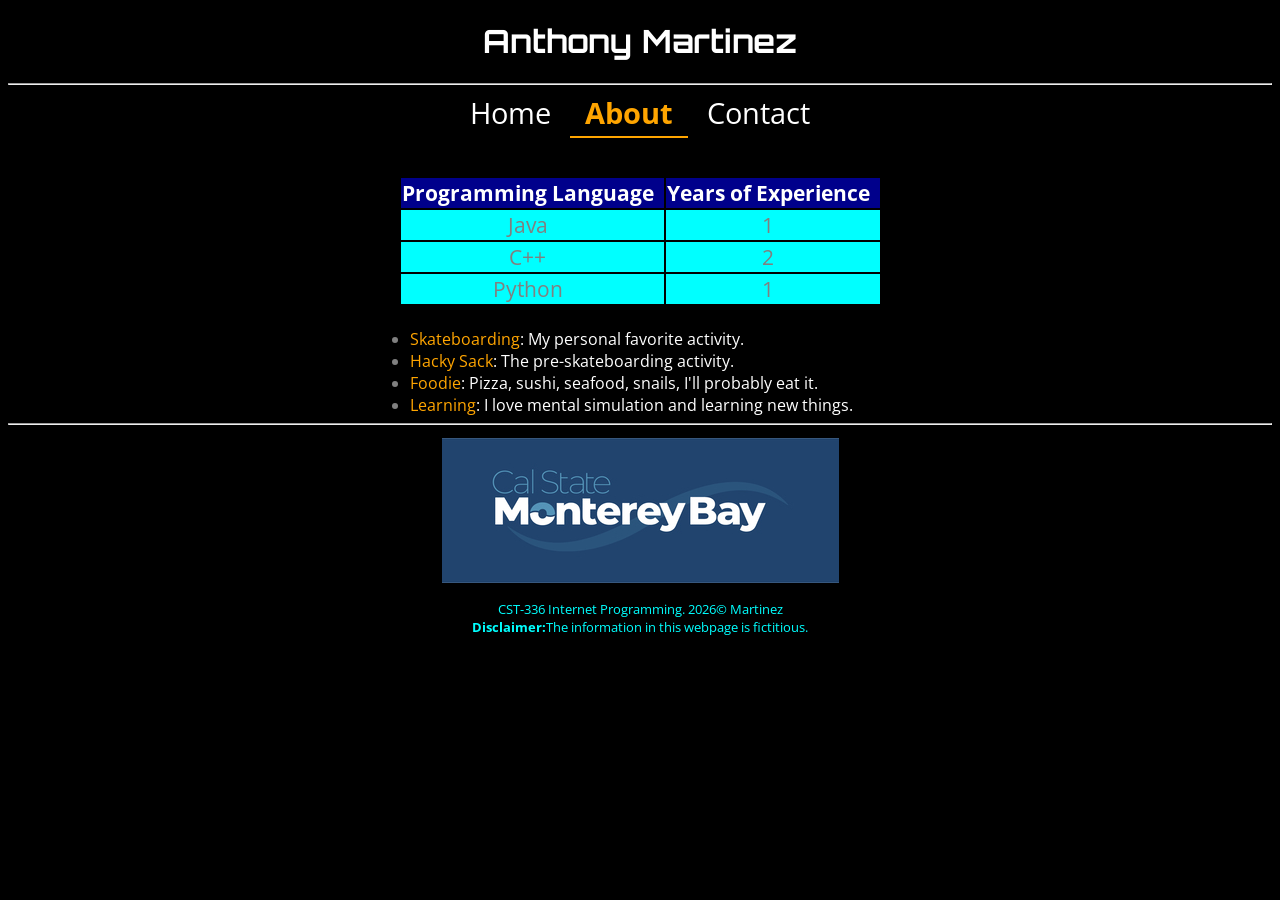
<file: lab1/portfolio_base/about.html>
<!DOCTYPE html>
<html>

    <head>
        <!-- 
          This is the head section. 
          It includes optional information about the web page (author, date, etc)
          It must include the charater set and the title
        -->
        
        <meta charset="UTC-8">
        <title> Anthony Martinez: Portfolio </title>

        <link rel="preconnect" href="https://fonts.googleapis.com">
        <link rel="preconnect" href="https://fonts.gstatic.com" crossorigin>
        <link href="https://fonts.googleapis.com/css2?family=Open+Sans:ital,wght@0,300..800;1,300..800&display=swap" rel="stylesheet">

        <link rel="preconnect" href="https://fonts.googleapis.com">
        <link rel="preconnect" href="https://fonts.gstatic.com" crossorigin>
        <link href="https://fonts.googleapis.com/css2?family=Open+Sans:ital,wght@0,300..800;1,300..800&family=Orbitron:wght@400..900&display=swap" rel="stylesheet">

        <link href="css/styles.css" rel="stylesheet">

        <!-- <style>
            body {
                background-color: #000066 !important;
            }
        </style> -->

    </head>

    <body>
        <header>
            <h1>
                <span class="name">Anthony Martinez</span>
            </h1>
        </header>
        <hr>            <!-- Creates a separating line -->
        <nav>
            <a href="index.html">Home</a>
            <a href="about.html" class="current">About</a>
            <a href="contact.html">Contact</a>
        </nav>
        
        <br><br>

        <div id="content">
            <!-- Create the table to hold experience data -->
            <table>
                <tr id="table-header">
                    <td><strong>Programming Language</strong></td>
                    <td><strong>Years of Experience</strong></td>
                </tr>
                <tr class="table-row">
                    <td>Java</td>
                    <td>1</td>
                </tr>
                <tr class="table-row">
                    <td>C++</td>
                    <td>2</td>
                </tr>
                <tr class="table-row">
                    <td>Python</td>
                    <td>1</td>
                </tr>
            </table>

            <br>

            <ul>
                <li><span class="hobby">Skateboarding</span><span class="hobby-content">: My personal favorite activity.</span></li>
                <li><span class="hobby">Hacky Sack</span><span class="hobby-content">: The pre-skateboarding activity.</span></li>
                <li><span class="hobby">Foodie</span><span class="hobby-content">: Pizza, sushi, seafood, snails, I'll probably eat it.</span></li>
                <li><span class="hobby">Learning</span><span class="hobby-content">: I love mental simulation and learning new things.</span></li>
            </ul>
        </div>

        <footer>
             <!-- Your last name and year here in ALL assignments -->
            <hr>
            <figure>
                <img src="img/Logo_Primary-Reversed-color_25.jpg" alt="CSUMB Logo Reversed with Color">
            </figure>
            CST-336 Internet Programming. 2026&copy; Martinez <br>
            <strong>Disclaimer:</strong>The information in this webpage is fictitious. <br>
        </footer>
        
    </body>

</html>
</file>
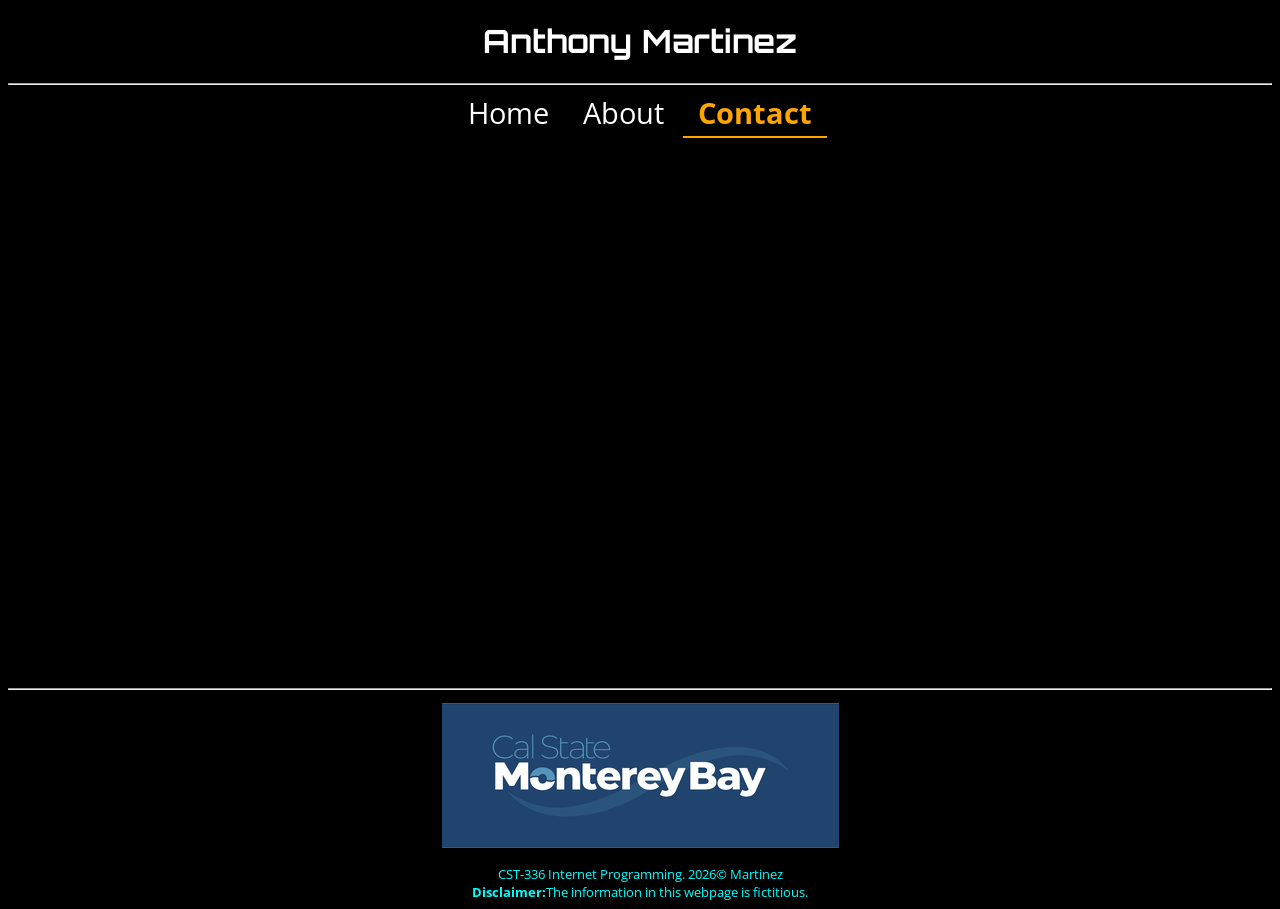
<file: lab1/portfolio_base/contact.html>
<!DOCTYPE html>
<html>

    <head>
        <!-- 
          This is the head section. 
          It includes optional information about the web page (author, date, etc)
          It must include the charater set and the title
        -->
        
        <meta charset="UTC-8">
        <title> Anthony Martinez: Portfolio </title>

        <link rel="preconnect" href="https://fonts.googleapis.com">
        <link rel="preconnect" href="https://fonts.gstatic.com" crossorigin>
        <link href="https://fonts.googleapis.com/css2?family=Open+Sans:ital,wght@0,300..800;1,300..800&display=swap" rel="stylesheet">

        <link rel="preconnect" href="https://fonts.googleapis.com">
        <link rel="preconnect" href="https://fonts.gstatic.com" crossorigin>
        <link href="https://fonts.googleapis.com/css2?family=Open+Sans:ital,wght@0,300..800;1,300..800&family=Orbitron:wght@400..900&display=swap" rel="stylesheet">

        <link href="css/styles.css" rel="stylesheet">

        <!-- <style>
            body {
                background-color: #000066 !important;
            }
        </style> -->

    </head>

    <body>
        <header>
            <h1>
                <span class="name">Anthony Martinez</span>
            </h1>
        </header>
        <hr>            <!-- Creates a separating line -->
        <nav>
            <a href="index.html">Home</a>
            <a href="about.html">About</a>
            <a href="contact.html" class="current">Contact</a>
        </nav>
        
        <br><br>

        <!-- div with an id called content which we will re...-->
        <div id="content">
            <iframe src="https://docs.google.com/forms/d/e/1FAIpQLSfp1gzuXg_NksYS83_z4KVl2ImR6z1OUnrHmLfVaTnszz42vw/viewform?embedded=true" width="760" height="500" frameborder="0" marginheight="0" marginwidth="0">Loading…</iframe>
        </div>

        <footer>
             <!-- Your last name and year here in ALL assignments -->
            <hr>
            <figure>
                <img src="img/Logo_Primary-Reversed-color_25.jpg" alt="CSUMB Logo Reversed with Color">
            </figure>
            CST-336 Internet Programming. 2026&copy; Martinez <br>
            <strong>Disclaimer:</strong>The information in this webpage is fictitious. <br>
        </footer>
        
    </body>

</html>
</file>
<file: hw1/css/styles.css>
nav a {
    font-family: "Orbitron", sans-serif;
    color: #00ff41;
    text-decoration: none;
    padding: 12px 20px;
    border-radius: 8px;
    transition: all 0.3s ease;
}

nav a.current {
    border-bottom: 3px solid #00ff41;
    font-weight: bold;
}

nav a:hover {
    color: white;
    text-shadow: 0 0 10px #00ff41;
}

body {
    font-family: "Open Sans", sans-serif;
    background-color: #0d1117;
    color: #d1d5db;
    font-size: 20px;
    line-height: 1.6;
    text-align: center;
    width: 90%;
    margin: 10px auto;
}

h1 {
  font-family: "Orbitron", sans-serif;
  font-weight: 600;
  color: #00ff41;
  text-align: center;
}

hr {
    border: none;
    height: 3px;
    background-color: #00ff41;
    box-shadow: 0 0 8px #00ff41;
    width: 70%;
}

nav {
    font-family: "Open Sans", sans-serif;
    color: #00ff41;
    padding: 10px;
    text-align: center;
}

.hero-image {
    display: block;
    width: 60%;
    max-width: 600px;
    height: auto;
    margin: 30px auto;
}

.footer-text {
    font-family: "Orbitron", sans-serif;
    color: #00ff41;
    text-align: center;
    font-size: 14px;
}

.intro-card {
    max-width: 850px;
    margin: 30px auto;
    padding: 25px;

    border: 2px solid #00ff41;
    border-radius: 12px;

    background-color: rgba(255,255,255,.03);

    box-shadow: 0 0 15px rgba(0,255,65,.3);
}

.language-grid {
    display: grid;
    grid-template-columns: repeat(2, 500px);
    justify-content: center;
    gap: 30px;
    margin-top: 30px;
}

.language-card {
    border: 2px solid #00ff41;
    border-radius: 12px;
    padding: 20px;
    background-color: rgba(255,255,255,.03);
    box-shadow: 0 0 12px rgba(0,255,65,.3);
}

.language-card img {
    width: 200px;
    height: auto;
    display: block;
    margin: 0 auto;
}

.language-card h4 {
    margin-top: 5px;
    margin-bottom: 5px;
}

.language-card figure {
    margin: 0;
}

.language-card p {
    font-size: 20px;
    line-height: 1.5;
    margin-top: 0px;
}

.language-card li {
    text-align: left;
    padding-left: 25px;
    font-size: 20px;

}

.pros-cons-text {
    text-align: left;
    font-weight: bold;
}

.comparison-table {
    width: 65%;
    margin: 30px auto;
    border-collapse: collapse;
    box-shadow: 0 0 15px rgba(0,255,65,.3);
}

.comparison-table th,
.comparison-table td {
    border: 2px solid #00ff41;
    padding: 15px;
    text-align: center;
}

.comparison-table th {
    background-color: #00ff41;
    color: #0d1117;
    font-family: "Orbitron", sans-serif;
}

.comparison-table td {
    background-color: rgba(255,255,255,.03);
}

.sources {
    width: 80%;
    margin: 20px auto;
    text-align: center;
    font-size: 14px;
}

.sources h3 {
    font-family: "Orbitron", sans-serif;
    color: #00ff41;
    font-size: 18px;
    margin-bottom: 10px;
}

.sources ul {
    list-style: none;
    padding: 0;
    margin: 0;
}

.sources li {
    margin: 5px 0;
}

.sources a {
    color: #4da6ff;
    text-decoration: none;
}

.sources a:hover {
    text-decoration: underline;
}
</file>
<file: hw3/css/styles.css>
/* Entire page */
body {
    background-color: #eef4f8;
    font-family: Arial, Helvetica, sans-serif;
    text-align: center;
    margin: 40px;
}

/* Main title */
h1 {
    color: #003366;
    margin-bottom: 5px;
}

/* Instructions */
h4 {
    color: #555;
    margin-bottom: 30px;
}

/* Form */
form {
    background: white;
    width: 850px;
    margin: auto;
    padding: 25px;
    border-radius: 10px;
    box-shadow: 0px 3px 12px rgba(0,0,0,.15);
}

/* Labels */
label {
    font-weight: bold;
    margin: 10px;
}

/* Inputs */
input {
    padding: 8px;
    margin-left: 5px;
    border-radius: 5px;
    border: 1px solid #999;
}

/* Search Button */
#searchButton {
    background-color: #0d6efd;
    color: white;
    border: none;
    padding: 10px 25px;
    border-radius: 6px;
    cursor: pointer;
    font-size: 16px;
}

/* Button hover */
#searchButton:hover {
    background-color: #084298;
}

/* Results container */
#results {
    margin-top: 30px;
}

/* Earthquake cards */
.earthquake-card {
    background: #f8f9fa;
    border-left: 6px solid #0d6efd;
    margin: 20px auto;
    padding: 15px;
    width: 80%;
    text-align: left;
    border-radius: 8px;
    box-shadow: 0px 2px 6px rgba(0,0,0,.12);
}

/* Links */
a {
    color: #0d6efd;
    text-decoration: none;
}

a:hover {
    text-decoration: underline;
}
</file>
<file: lab1/portfolio_base/css/styles.css>
.name {
    color: white;
}

body {
    background-color:black;
    color:gray;
}

header, main, nav, footer {
    text-align: center;
}

nav a {     /* links within "nav" container */
    padding: 15px;
    padding-bottom: 4px;
    font-size: 1.8em;
    text-decoration: none;  /* removes underline */
    color: white;         /* by default, links are blue */
}

nav a:hover {   /* pseudo class */
    border-bottom: orange solid;
    font-size: 2em;
    transition: .9s;    /* transition effect */
}

main {
    display: flex;
    justify-content: center;
}

footer {
    color: aqua;
    font-size: smaller;
}

.current {
    color: orange;
    font-weight: bold;
    border-bottom: 2px solid orange;
}

table {
    margin: 0px auto;
}

td {
    padding-right: 10px;
    font-size: 1.3em;
}

td strong {
    color: white;
}

#table-header {
    background-color: #00008B
}

.table-row {
    background-color: aqua;
}

ul {
    width: 500px;
    margin: 0 auto;
    text-align: left
}

.hobby {
    color: orange;
}

.hobby-content {
    color: white;
}

#content {
    text-align: center;
}

body {
  font-family: "Open Sans", sans-serif;
  font-optical-sizing: auto;
  font-weight: <weight>;
  font-style: normal;
  font-variation-settings: "wdth" 100;
}


h1 {
  font-family: "Orbitron", sans-serif;
  font-optical-sizing: auto;
  font-weight: <weight>;
  font-style: normal;
}

#index-body-main-div-blurb {
    color: white;
    padding-top: 50px;
}
</file>
